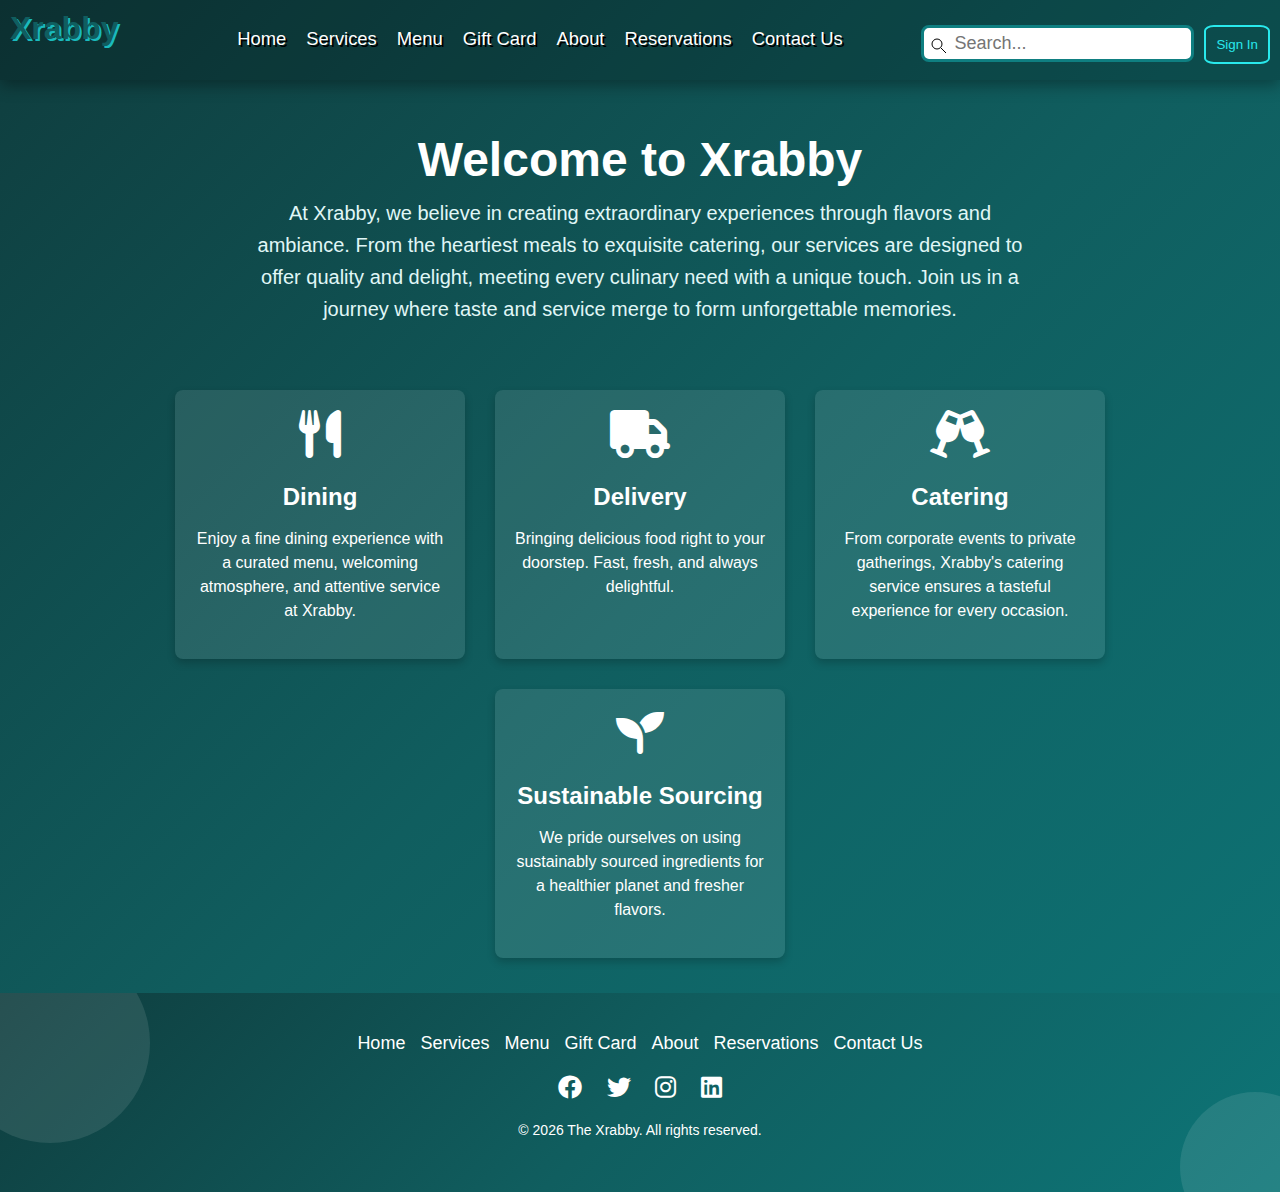
<file: About/about.html>
<!DOCTYPE html>
<html lang="en">
<head>
    <meta charset="UTF-8">
    <meta name="viewport" content="width=device-width, initial-scale=1.0">
    <title>About Us - Xrabby</title>
    <link rel="stylesheet" href="https://cdnjs.cloudflare.com/ajax/libs/font-awesome/6.0.0-beta3/css/all.min.css">
    <style>
 /* header........................ */

nav{
    height: 80px;
    display: flex;
    justify-content: space-between;
    font-size: 1.15rem;
    color: white;
    text-shadow: 2px 2px black;
    position: relative;
    background-color: rgba(0, 0, 0, 0.2);
    box-shadow: rgba(0, 0, 0, 0.35) 0px 5px 15px;
   
}
.left-nav{
    padding: 10px !important;
    color:#105e5f;
    font-weight: bold;
    text-shadow: 2px 2px #1ababd;
    font-size: 2rem !important;
}
.center-nav ul{
 display: flex;    
}

.center-nav ul li{
    list-style: none;
    padding: 10px;
}
.center-nav ul li a{
   text-decoration: none;
   color: white;
}
.center-nav ul li a:hover{
    text-decoration: underline;
}
.right-nav{
    padding: 10px;
    display: flex;
    margin-top: 15px;
}

.search-container {  
    position: relative;  
    
}  

.search-input {  
    padding: 5px;
    padding-left: 30px; 
    border-radius: 8px;
    border:3px solid #0f7f81; 
    font-size: large;  
}  

.search-icon {  
    position: absolute;  
    left: 10px;  
    top: 47%;  
    transform: translateY(-50%);
}
.right-nav button{
    margin-left: 10px;
}

.btn{
    padding: 10px;
    border-radius: 15%;
    margin-left: 10px;
    color: #29e9ec;
    background:var(--main-bg-color);
    border: 2px solid;
}

.hamburger-icon {
    display: none;
    position: absolute;
    top: 25px;
    right: 15px;
    font-size: 2rem;
    color: white;
    cursor: pointer;
    z-index: 1001;  
}

@media (max-width: 768px) {
    .center-nav,
    .right-nav {
        display: none;
        position: absolute;
        top: 80px;
        right: 0;
        width: 100%;
        background-color: rgba(0, 0, 0, 0.9);
        flex-direction: column;
        align-items: center;
        padding: 20px;
        z-index: 1000;
    }
    .btn{
        display: none;
    }
    input{
        display: none;
    }
    .center-nav ul {
        flex-direction: column;
        gap: 15px;
    }

    .hamburger-icon {
        display: block;
    }

    .center-nav.active,
    .right-nav.active {
        display: flex;
    }
}
        body {
            font-family: Arial, sans-serif;
            background: linear-gradient(135deg, #0f3d3e, #105e5f, #0d7577);
            color: #ffffff;
            margin: 0;
            padding: 0;
            overflow-x: hidden;
        }

        .container {
            max-width: 1200px;
            margin: 0 auto;
            padding: 20px;
            text-align: center;
        }

        .about-intro {
            animation: fadeIn 2s ease-in-out;
        }

        .about-intro h1 {
            font-size: 3rem;
            font-weight: bold;
            margin-bottom: 10px;
        }

        .about-intro p {
            font-size: 1.25rem;
            line-height: 1.6;
            max-width: 800px;
            margin: 0 auto;
            color: #e0f7f7;
        }

        .services {
            display: flex;
            flex-wrap: wrap;
            justify-content: center;
            margin-top: 50px;
        }

        .service-card {
            background: rgba(255, 255, 255, 0.1);
            border-radius: 8px;
            padding: 20px;
            width: 250px;
            margin: 15px;
            box-shadow: 0 4px 8px rgba(0, 0, 0, 0.2);
            transition: transform 0.3s ease, background 0.3s ease;
            color: #ffffff;
        }

        .service-card:hover {
            transform: scale(1.05);
            background: rgba(255, 255, 255, 0.2);
        }

        .service-icon {
            font-size: 3rem;
            color: #ffffff;
            margin-bottom: 15px;
            animation: popIn 1.5s infinite;
        }

        .service-title {
            font-size: 1.5rem;
            font-weight: bold;
            margin: 10px 0;
        }

        .service-description {
            font-size: 1rem;
            line-height: 1.5;
        }

        /* Animation */
        @keyframes fadeIn {
            from {
                opacity: 0;
            }
            to {
                opacity: 1;
            }
        }

        @keyframes popIn {
            0%, 100% {
                transform: scale(1);
            }
            50% {
                transform: scale(1.1);
            }
        }

    
  /* footer......................... */

.footer {
    background-image: linear-gradient(135deg, #0f3d3e, #105e5f, #0d7577);
    color: white;
    padding: 40px 0;
    text-align: center;
    position: relative;
    overflow: hidden;
  }
  .quick-links {
    list-style-type: none;
    padding: 0;
    margin: 0 0 20px;
    display: flex;
    justify-content: center;
    gap: 15px;
  }
  
  .quick-links li a {
    color: white;
    text-decoration: none;
    font-size: 18px;
    transition: color 0.3s ease;
  }
  
  .quick-links li a:hover {
    color: #a1f0ec;
  }
  
  .social-icons a {
    margin: 0 10px;
    font-size: 24px;
    color: white;
    transition: transform 0.3s ease;
  }
  .slogan {
    font-size: 22px;
    font-weight: 500;
    margin: 10px 0 20px;
    color: #a1f0ec;
    font-style: italic;
    animation: fadeIn 2s ease-in-out;
  }
  
  .social-icons a:hover {
    transform: scale(1.2);
    color: #053b3b;
  }
 
  .copyright {
    margin-top: 20px;
    font-size: 14px;
  }
  
  .footer::before {
    content: "";
    position: absolute;
    top: -50px;
    left: -50px;
    width: 200px;
    height: 200px;
    background: rgba(255, 255, 255, 0.1);
    border-radius: 50%;
    animation: float 6s ease-in-out infinite;
  }
  
  .footer::after {
    content: "";
    position: absolute;
    bottom: -50px;
    right: -50px;
    width: 150px;
    height: 150px;
    background: rgba(255, 255, 255, 0.1);
    border-radius: 50%;
    animation: float 8s ease-in-out infinite;
  }

  @keyframes float {
    0%, 100% {
      transform: translateY(0);
    }
    50% {
      transform: translateY(-20px);
    }
  }

  @media (max-width: 480px) {
    .quick-links li a {
      font-size: 16px;
    }
    .quick-links {
    flex-direction: column;
    align-items: center;
  }
    .social-icons a {
      font-size: 20px;
    }
  
    .btn {
      font-size: 0.9rem;
      padding: 8px;
    }
  }
 
  @media (max-width: 400px) {
    .footer::before,
    .footer::after {
      width: 100px;
      height: 100px;
    }
  }
      
    </style>
</head>
<body>
    <header>
        <nav>
          <div class="left-nav">Xrabby</div>
          <div class="center-nav">
            <ul>
              <li><a href="../index.html">Home</a></li>
              <li><a href="../Services-file/services.html">Services</a></li>
              <li><a href="../Menu/menu.html">Menu</a></li>
              <li><a href="../Gift-Card/giftCard.html">Gift Card</a></li>
              <li><a href="../About/about.html">About</a></li>
              <li><a href="../Reservations/reservation.html">Reservations</a></li>
              <li><a href="../Contact/contact.html">Contact Us</a></li>
            </ul>
          </div>
          <div class="right-nav">
            <div class="search-container">
              <input type="text" class="search-input" placeholder="Search..." />
              <svg class="search-icon" width="16" height="16" aria-hidden="true">
                <circle
                  cx="6"
                  cy="6"
                  r="5"
                  stroke="black"
                  stroke-width="1"
                  fill="none"
                />
                <line x1="10" y1="10" x2="15" y2="15" stroke="black" />
              </svg>
            </div>
            <div><button class="btn">Sign In</button></div>
          </div>
        </nav>
      </header>
    <div class="container">
       
        <section class="about-intro">
            <h1>Welcome to Xrabby</h1>
            <p>At Xrabby, we believe in creating extraordinary experiences through flavors and ambiance. From the heartiest meals to exquisite catering, our services are designed to offer quality and delight, meeting every culinary need with a unique touch. Join us in a journey where taste and service merge to form unforgettable memories.</p>
        </section>

        
        <section class="services">
            <div class="service-card">
                <i class="fas fa-utensils service-icon"></i>
                <h2 class="service-title">Dining</h2>
                <p class="service-description">Enjoy a fine dining experience with a curated menu, welcoming atmosphere, and attentive service at Xrabby.</p>
            </div>
            <div class="service-card">
                <i class="fas fa-truck service-icon"></i>
                <h2 class="service-title">Delivery</h2>
                <p class="service-description">Bringing delicious food right to your doorstep. Fast, fresh, and always delightful.</p>
            </div>
            <div class="service-card">
                <i class="fas fa-glass-cheers service-icon"></i>
                <h2 class="service-title">Catering</h2>
                <p class="service-description">From corporate events to private gatherings, Xrabby's catering service ensures a tasteful experience for every occasion.</p>
            </div>
            <div class="service-card">
                <i class="fas fa-seedling service-icon"></i>
                <h2 class="service-title">Sustainable Sourcing</h2>
                <p class="service-description">We pride ourselves on using sustainably sourced ingredients for a healthier planet and fresher flavors.</p>
            </div>
        </section>
    </div>
       
  <footer class="footer">
    <div class="footer-container">
     
      <ul class="quick-links">
        <li><a href="../index.html">Home</a></li>
              <li><a href="../Services-file/services.html">Services</a></li>
              <li><a href="../Menu/menu.html">Menu</a></li>
              <li><a href="../Gift-Card/giftCard.html">Gift Card</a></li>
              <li><a href="../About/about.html">About</a></li>
              <li><a href="../Reservations/reservation.html">Reservations</a></li>
              <li><a href="../Contact/contact.html">Contact Us</a></li>
      </ul>
     
      <div class="social-icons">
        <a href="#"><i class="fab fa-facebook"></i></a>
        <a href="#"><i class="fab fa-twitter"></i></a>
        <a href="#"><i class="fab fa-instagram"></i></a>
        <a href="#"><i class="fab fa-linkedin"></i></a>
      </div>

      <p class="copyright">
        &copy; <span id="year"></span> The Xrabby.  All rights reserved.
      </p>
    </div>
  </footer>
  <script>
    const hamburger = document.createElement('div');
hamburger.className = 'hamburger-icon';
hamburger.innerHTML = '☰';  
document.querySelector('nav').appendChild(hamburger);


const centerNav = document.querySelector('.center-nav');
const rightNav = document.querySelector('.right-nav');

hamburger.addEventListener('click', () => {
  centerNav.classList.toggle('active');
  rightNav.classList.toggle('active');
});
//   footer
const yearElement = document.getElementById("year");
const currentYear = new Date().getFullYear();
yearElement.textContent = currentYear;
  </script>
</body>
</html>
</file>
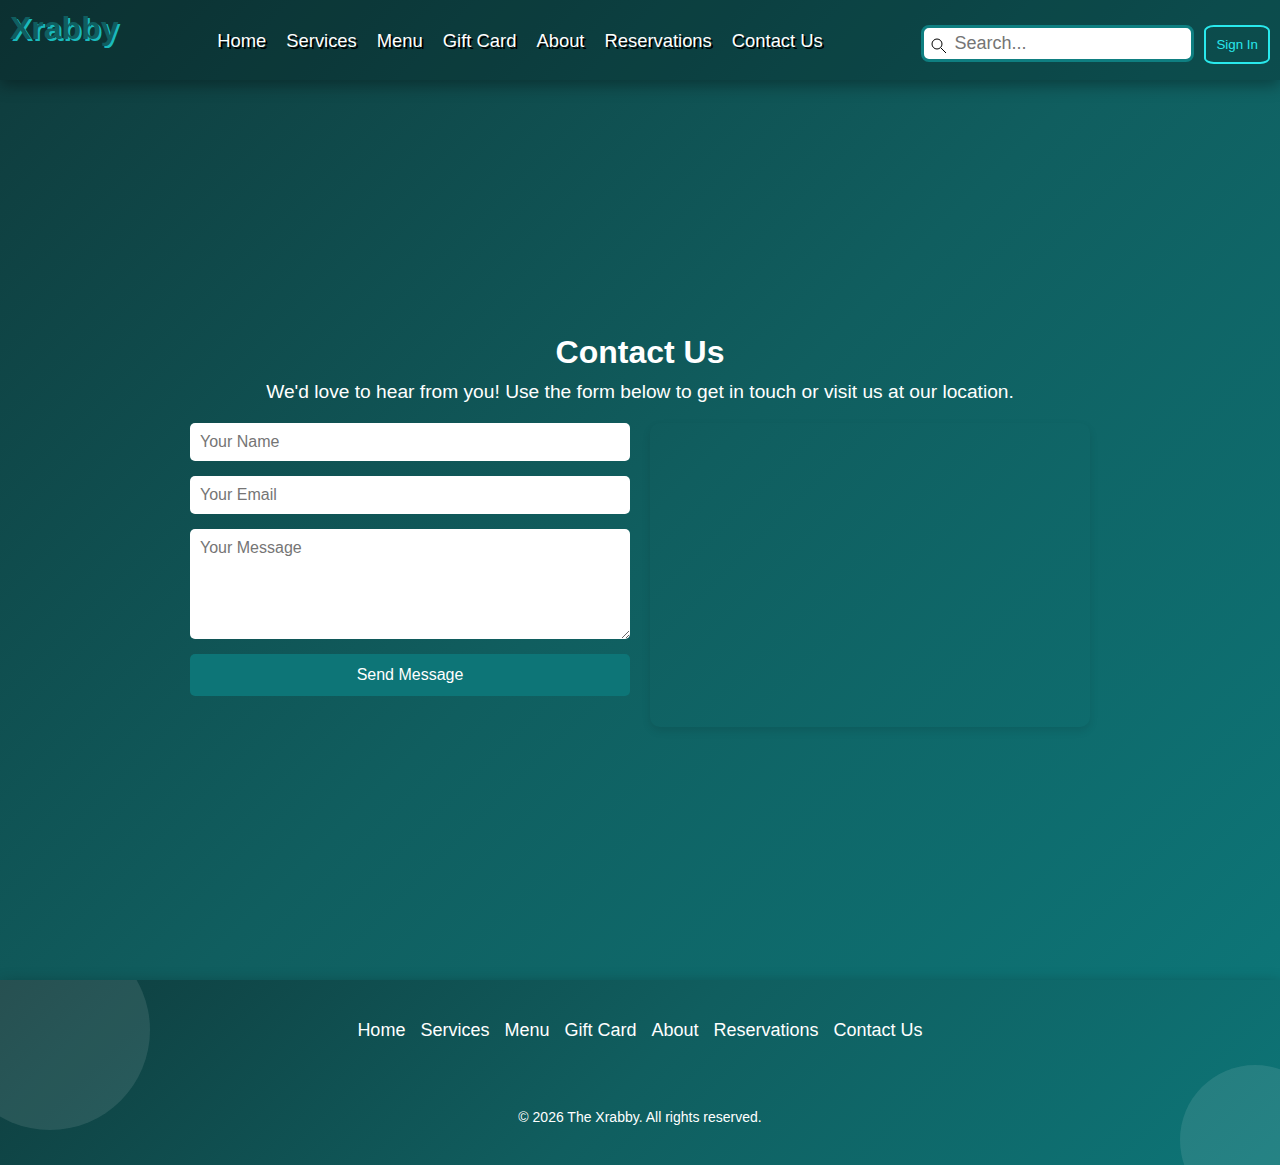
<file: Contact/contact.html>
<!DOCTYPE html>
<html lang="en">
<head>
  <meta charset="UTF-8">
  <meta name="viewport" content="width=device-width, initial-scale=1.0">
  <title>Contact Us - Xrabby</title>
  <link rel="stylesheet" href="contact.css">
</head>
<body>
    <header>
        <nav>
          <div class="left-nav">Xrabby</div>
          <div class="center-nav">
            <ul>
                <li><a href="../index.html">Home</a></li>
                <li><a href="../Services-file/services.html">Services</a></li>
                <li><a href="../Menu/menu.html">Menu</a></li>
                <li><a href="../Gift-Card/giftCard.html">Gift Card</a></li>
                <li><a href="../About/about.html">About</a></li>
                <li><a href="../Reservations/reservation.html">Reservations</a></li>
                <li><a href="../Contact/contact.html">Contact Us</a></li>
            </ul>
          </div>
          <div class="right-nav">
            <div class="search-container">
              <input type="text" class="search-input" placeholder="Search..." />
              <svg class="search-icon" width="16" height="16" aria-hidden="true">
                <circle
                  cx="6"
                  cy="6"
                  r="5"
                  stroke="black"
                  stroke-width="1"
                  fill="none"
                />
                <line x1="10" y1="10" x2="15" y2="15" stroke="black" />
              </svg>
            </div>
            <div><button class="btn">Sign In</button></div>
          </div>
        </nav>
      </header>
  <div class="contact-container">
    <h2>Contact Us</h2>
    <p>We'd love to hear from you! Use the form below to get in touch or visit us at our location.</p>

    <div class="form-map-container">
      <form id="contact-form">
        <input type="text" name="name" placeholder="Your Name" required>
        <input type="email" name="email" placeholder="Your Email" required>
        <textarea name="message" rows="5" placeholder="Your Message" required></textarea>
        <button type="submit">Send Message</button>
        <p class="status-message" id="status-message"></p>
      </form>

      <div class="map-container">
        <iframe 
          src="https://www.google.com/maps/embed?pb=!1m18!1m12!1m3!1d3153.8361203963417!2d-122.41941558421589!3d37.77492977975857!2m3!1f0!2f0!3f0!3m2!1i1024!2i768!4f13.1!3m3!1m2!1s0x8085809c2e8709b5%3A0x34e2c06b2a408c7e!2sSan%20Francisco%2C%20CA!5e0!3m2!1sen!2sus!4v1606161713648!5m2!1sen!2sus"
          width="100%" height="300" style="border:0;" allowfullscreen="" loading="lazy"></iframe>
      </div>
    </div>
  </div>
  <footer class="footer">
    <div class="footer-container">
     
      <ul class="quick-links">
        <li><a href="../index.html">Home</a></li>
        <li><a href="../Services-file/services.html">Services</a></li>
        <li><a href="../Menu/menu.html">Menu</a></li>
        <li><a href="../Gift-Card/giftCard.html">Gift Card</a></li>
        <li><a href="../About/about.html">About</a></li>
        <li><a href="../Reservations/reservation.html">Reservations</a></li>
        <li><a href="../Contact/contact.html">Contact Us</a></li>
      </ul>
     
      <div class="social-icons">
        <a href="#"><i class="fab fa-facebook"></i></a>
        <a href="#"><i class="fab fa-twitter"></i></a>
        <a href="#"><i class="fab fa-instagram"></i></a>
        <a href="#"><i class="fab fa-linkedin"></i></a>
      </div>

      <p class="copyright">
        &copy; <span id="year"></span> The Xrabby.  All rights reserved.
      </p>
    </div>
  </footer>
  <script src="contact.js"></script>

</body>
</html>
</file>
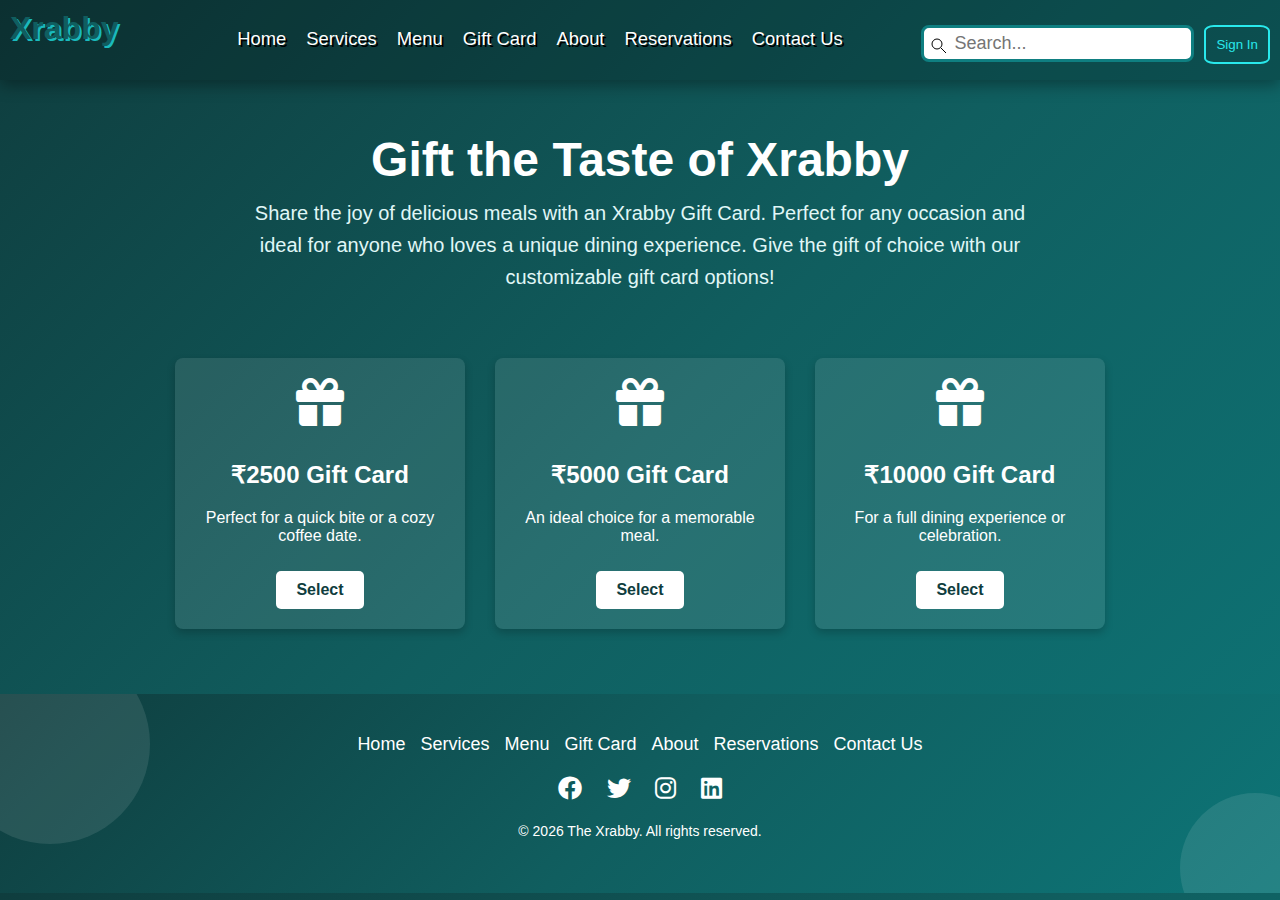
<file: Gift-Card/giftCard.html>
<!DOCTYPE html>
<html lang="en">
<head>
    <meta charset="UTF-8">
    <meta name="viewport" content="width=device-width, initial-scale=1.0">
    <title>Gift Card - Xrabby</title>
    <link rel="stylesheet" href="https://cdnjs.cloudflare.com/ajax/libs/font-awesome/6.0.0-beta3/css/all.min.css">
    <link rel="stylesheet" href="giftCard.css">
</head>
<body>
    <header>
        <nav>
          <div class="left-nav">Xrabby</div>
          <div class="center-nav">
            <ul>
              <li><a href="../index.html">Home</a></li>
              <li><a href="../Services-file/services.html">Services</a></li>
              <li><a href="../Menu/menu.html">Menu</a></li>
              <li><a href="../Gift-Card/giftCard.html">Gift Card</a></li>
              <li><a href="../About/about.html">About</a></li>
              <li><a href="../Reservations/reservation.html">Reservations</a></li>
              <li><a href="../Contact/contact.html">Contact Us</a></li>
            </ul>
          </div>
          <div class="right-nav">
            <div class="search-container">
              <input type="text" class="search-input" placeholder="Search..." />
              <svg class="search-icon" width="16" height="16" aria-hidden="true">
                <circle
                  cx="6"
                  cy="6"
                  r="5"
                  stroke="black"
                  stroke-width="1"
                  fill="none"
                />
                <line x1="10" y1="10" x2="15" y2="15" stroke="black" />
              </svg>
            </div>
            <div><button class="btn">Sign In</button></div>
          </div>
        </nav>
      </header>
    <div class="container">
        
        <section class="gift-card-intro">
            <h1>Gift the Taste of Xrabby</h1>
            <p>Share the joy of delicious meals with an Xrabby Gift Card. Perfect for any occasion and ideal for anyone who loves a unique dining experience. Give the gift of choice with our customizable gift card options!</p>
        </section>

      
        <section class="gift-card-options">
            <div class="card">
                <i class="fas fa-gift card-icon"></i>
                <h2>₹2500 Gift Card</h2>
                <p>Perfect for a quick bite or a cozy coffee date.</p>
                <button class="card-button" onclick="selectCard(2500)">Select</button>
            </div>
            <div class="card">
                <i class="fas fa-gift card-icon"></i>
                <h2>₹5000 Gift Card</h2>
                <p>An ideal choice for a memorable meal.</p>
                <button class="card-button" onclick="selectCard(5000)">Select</button>
            </div>
            <div class="card">
                <i class="fas fa-gift card-icon"></i>
                <h2>₹10000 Gift Card</h2>
                <p>For a full dining experience or celebration.</p>
                <button class="card-button" onclick="selectCard(10000)">Select</button>
            </div>
        </section>

       
        <section class="selection-message" id="selectionMessage">
            <p id="selectedText"></p>
        </section>
    </div>
    <footer class="footer">
        <div class="footer-container">
         
          <ul class="quick-links">
            <li><a href="../index.html">Home</a></li>
              <li><a href="../Services-file/services.html">Services</a></li>
              <li><a href="../Menu/menu.html">Menu</a></li>
              <li><a href="../Gift-Card/giftCard.html">Gift Card</a></li>
              <li><a href="../About/about.html">About</a></li>
              <li><a href="../Reservations/reservation.html">Reservations</a></li>
              <li><a href="../Contact/contact.html">Contact Us</a></li>
          </ul>
         
          <div class="social-icons">
            <a href="#"><i class="fab fa-facebook"></i></a>
            <a href="#"><i class="fab fa-twitter"></i></a>
            <a href="#"><i class="fab fa-instagram"></i></a>
            <a href="#"><i class="fab fa-linkedin"></i></a>
          </div>
    
          <p class="copyright">
            &copy; <span id="year"></span> The Xrabby.  All rights reserved.
          </p>
        </div>
      </footer>
    <script src="giftCard.js"></script>
</body>
</html>
</file>
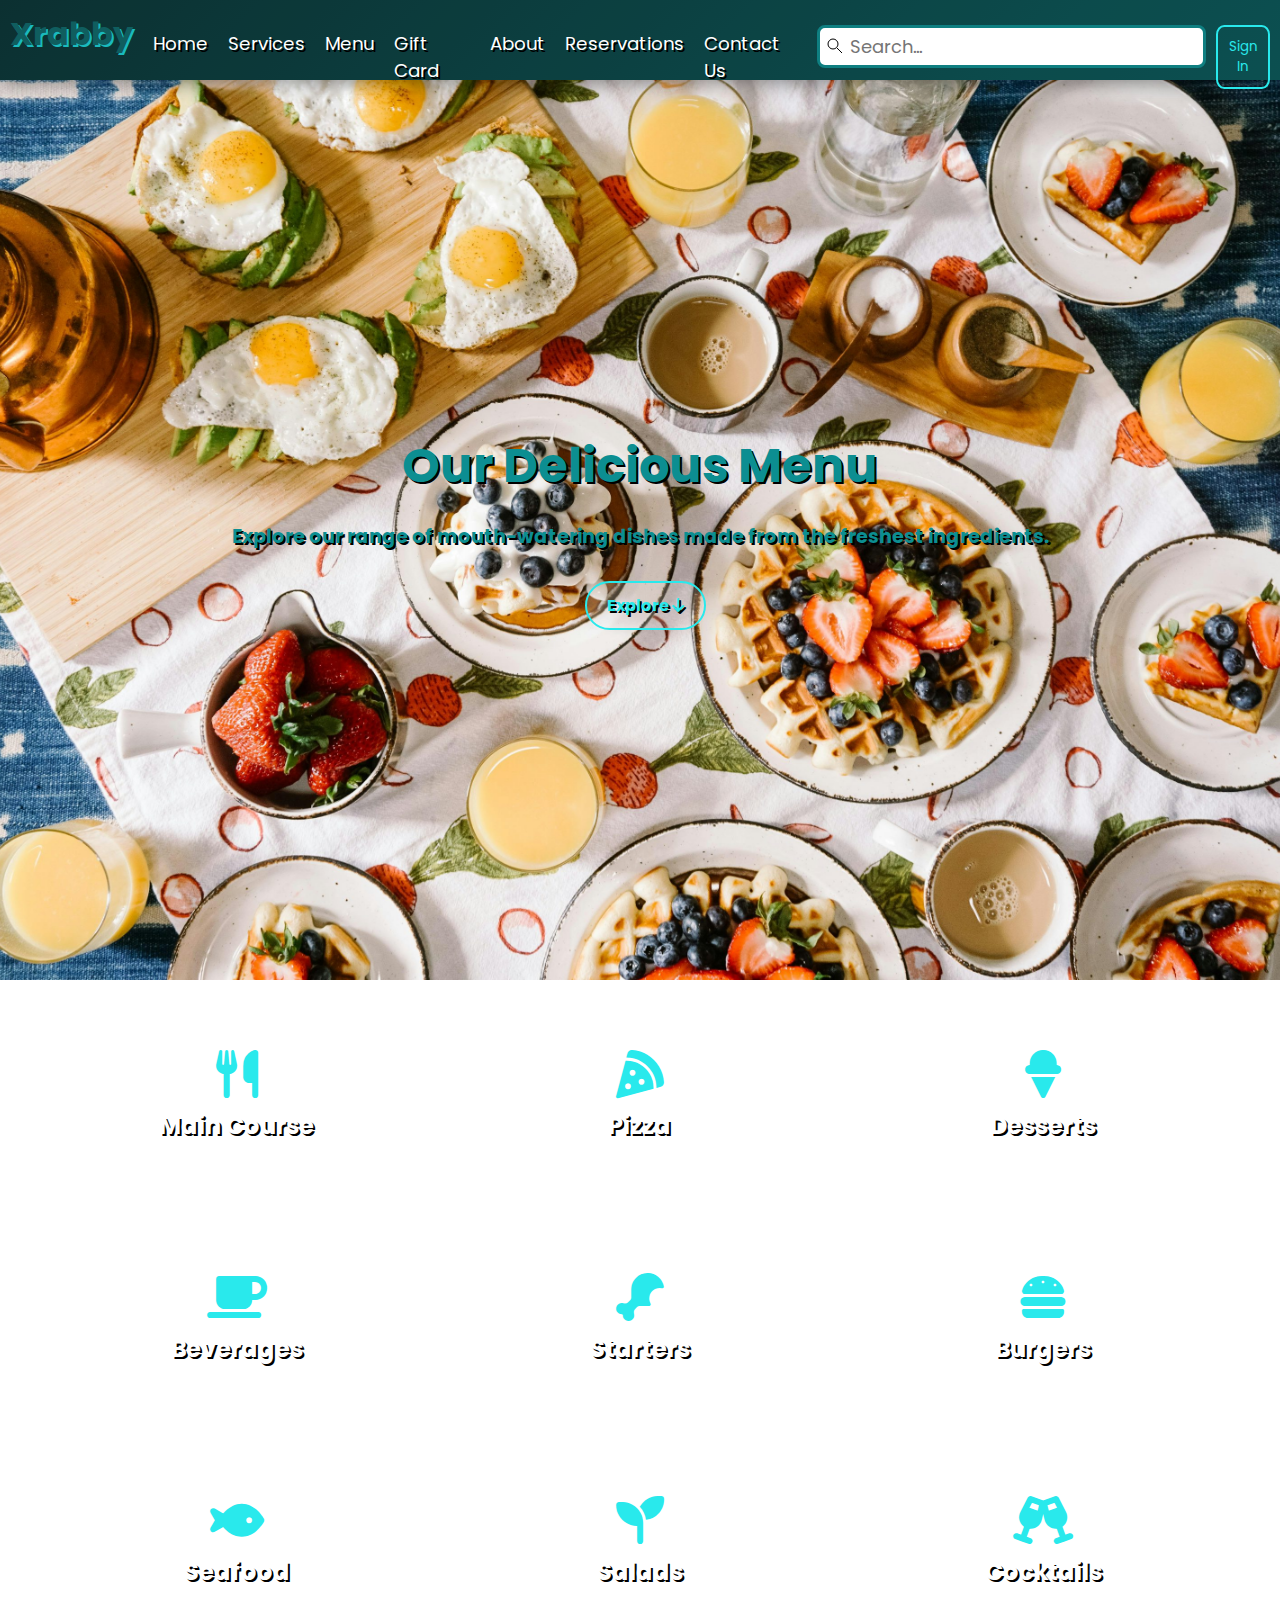
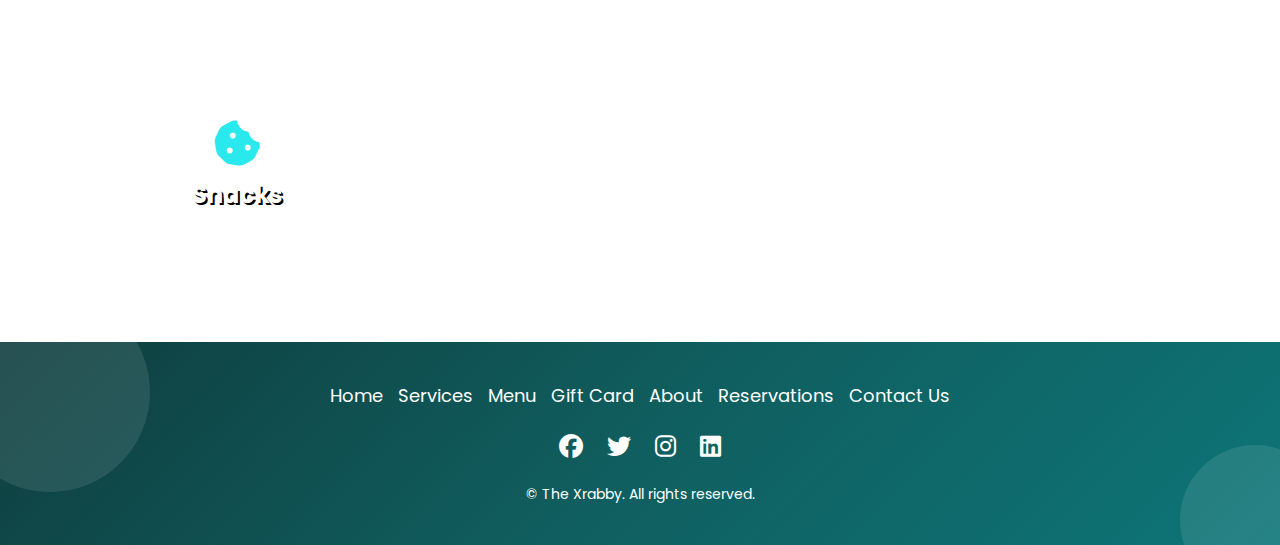
<file: Menu/menu.html>
<!DOCTYPE html>
<html lang="en">
<head>
  <meta charset="UTF-8" />
  <meta name="viewport" content="width=device-width, initial-scale=1.0" />
  <title>Xrabby Restaurant - Menu</title>

  <link rel="stylesheet" href="menu.css" />
  <link href="https://cdnjs.cloudflare.com/ajax/libs/font-awesome/6.5.0/css/all.min.css" rel="stylesheet">
</head>
<body>
    <header>
        <nav>
          <div class="left-nav">Xrabby</div>
          <div class="center-nav">
            <ul>
              <li><a href="../index.html">Home</a></li>
              <li><a href="../Services-file/services.html">Services</a></li>
              <li><a href="../Menu/menu.html">Menu</a></li>
              <li><a href="../Gift-Card/giftCard.html">Gift Card</a></li>
              <li><a href="../About/about.html">About</a></li>
              <li><a href="../Reservations/reservation.html">Reservations</a></li>
              <li><a href="../Contact/contact.html">Contact Us</a></li>
            </ul>
          </div>
          <div class="right-nav">
            <div class="search-container">
              <input type="text" class="search-input" placeholder="Search..." />
              <svg class="search-icon" width="16" height="16" aria-hidden="true">
                <circle
                  cx="6"
                  cy="6"
                  r="5"
                  stroke="black"
                  stroke-width="1"
                  fill="none"
                />
                <line x1="10" y1="10" x2="15" y2="15" stroke="black" />
              </svg>
            </div>
            <div><button class="btn">Sign In</button></div>
          </div>
        </nav>
      </header>
    <section class="menu-intro">
        <h1>Our Delicious Menu</h1>
        <p>Explore our range of mouth-watering dishes made from the freshest ingredients.</p>
        <a href="#categories" class="explore-btn btn">Explore <i class="fas fa-arrow-down"></i></a>
    </section>
    
      <section id="categories" class="menu-categories">
       
        <div class="menu-card">
          <i class="fas fa-utensils"></i>
          <h2>Main Course</h2>
          <p>A delightful selection of signature dishes to please your palate.</p>
        </div>
    
        <div class="menu-card">
          <i class="fas fa-pizza-slice"></i>
          <h2>Pizza</h2>
          <p>Freshly baked pizzas with your favorite toppings and cheese.</p>
        </div>
    
        <div class="menu-card">
          <i class="fas fa-ice-cream"></i>
          <h2>Desserts</h2>
          <p>Indulge in sweet treats that will melt in your mouth.</p>
        </div>
    
        <div class="menu-card">
          <i class="fas fa-coffee"></i>
          <h2>Beverages</h2>
          <p>From refreshing mocktails to classic coffees, we have it all.</p>
        </div>
    
        <div class="menu-card">
          <i class="fas fa-drumstick-bite"></i>
          <h2>Starters</h2>
          <p>Crispy and flavorful appetizers to start your meal just right.</p>
        </div>
    
        <div class="menu-card">
          <i class="fas fa-hamburger"></i>
          <h2>Burgers</h2>
          <p>Juicy burgers loaded with fresh ingredients and sauces.</p>
        </div>
    
        <div class="menu-card">
          <i class="fas fa-fish"></i>
          <h2>Seafood</h2>
          <p>Exquisite seafood dishes straight from the ocean to your plate.</p>
        </div>
    
        <div class="menu-card">
          <i class="fas fa-seedling"></i>
          <h2>Salads</h2>
          <p>Healthy salads with a perfect balance of flavors and nutrition.</p>
        </div>
    
        <div class="menu-card">
          <i class="fas fa-glass-cheers"></i>
          <h2>Cocktails</h2>
          <p>A mix of classic and exotic cocktails to lift your spirits.</p>
        </div>
    
        <div class="menu-card">
          <i class="fas fa-cookie-bite"></i>
          <h2>Snacks</h2>
          <p>Quick bites to satisfy your hunger at any time of the day.</p>
        </div>
      </section>

      <div class="back-to-top">
        <a href="#top"><i class="fas fa-chevron-up"></i></a>
      </div>
    
   
      <footer class="footer">
        <div class="footer-container">
         
          <ul class="quick-links">
            <li><a href="../index.html">Home</a></li>
              <li><a href="../Services-file/services.html">Services</a></li>
              <li><a href="../Menu/menu.html">Menu</a></li>
              <li><a href="../Gift-Card/giftCard.html">Gift Card</a></li>
              <li><a href="../About/about.html">About</a></li>
              <li><a href="../Reservations/reservation.html">Reservations</a></li>
              <li><a href="../Contact/contact.html">Contact Us</a></li>
          </ul>
         
          <div class="social-icons">
            <a href="#"><i class="fab fa-facebook"></i></a>
            <a href="#"><i class="fab fa-twitter"></i></a>
            <a href="#"><i class="fab fa-instagram"></i></a>
            <a href="#"><i class="fab fa-linkedin"></i></a>
          </div>
    
          <p class="copyright">
            &copy; <span id="year"></span> The Xrabby.  All rights reserved.
          </p>
        </div>
      </footer>
  
  <script src="script.js"></script>
</body>
</html>
</file>
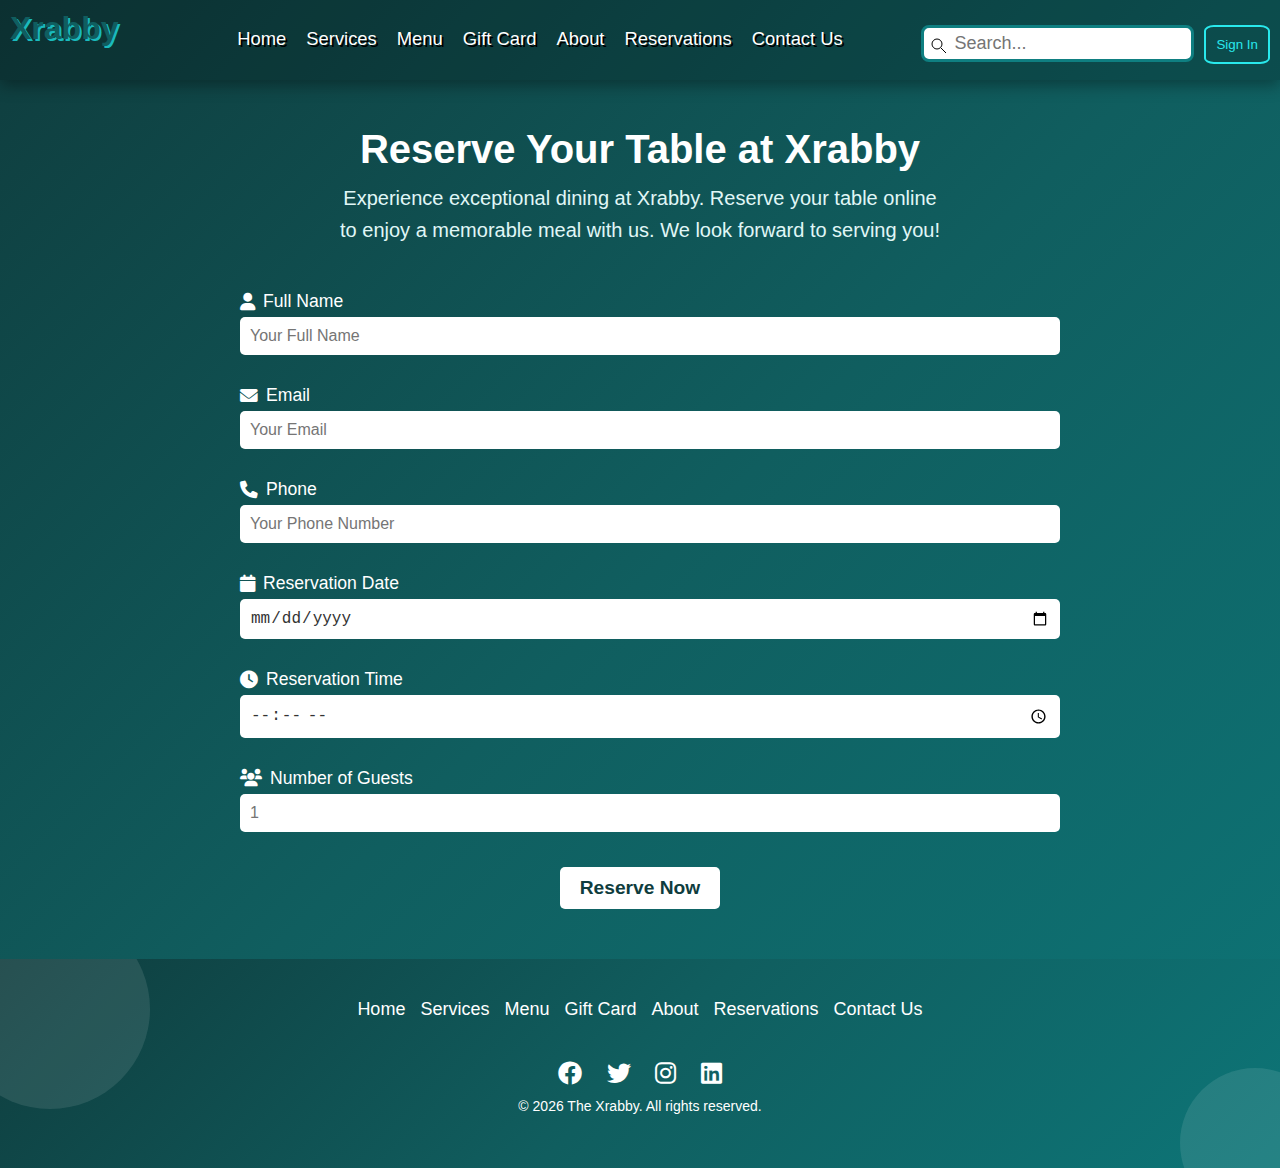
<file: Reservations/reservation.html>
<!DOCTYPE html>
<html lang="en">
<head>
    <meta charset="UTF-8">
    <meta name="viewport" content="width=device-width, initial-scale=1.0">
    <title>Reservations - Xrabby</title>
    <link rel="stylesheet" href="https://cdnjs.cloudflare.com/ajax/libs/font-awesome/6.0.0-beta3/css/all.min.css">
    <link rel="stylesheet" href="reservation.css">
</head>
<body>
    <header>
        <nav>
          <div class="left-nav">Xrabby</div>
          <div class="center-nav">
            <ul>
              <li><a href="../index.html">Home</a></li>
              <li><a href="../Services-file/services.html">Services</a></li>
              <li><a href="../Menu/menu.html">Menu</a></li>
              <li><a href="../Gift-Card/giftCard.html">Gift Card</a></li>
              <li><a href="../About/about.html">About</a></li>
              <li><a href="../Reservations/reservation.html">Reservations</a></li>
              <li><a href="../Contact/contact.html">Contact Us</a></li>
            </ul>
          </div>
          <div class="right-nav">
            <div class="search-container">
              <input type="text" class="search-input" placeholder="Search..." />
              <svg class="search-icon" width="16" height="16" aria-hidden="true">
                <circle
                  cx="6"
                  cy="6"
                  r="5"
                  stroke="black"
                  stroke-width="1"
                  fill="none"
                />
                <line x1="10" y1="10" x2="15" y2="15" stroke="black" />
              </svg>
            </div>
            <div><button class="btn">Sign In</button></div>
          </div>
        </nav>
      </header>
    <div class="container">
       
        <section class="reservation-intro">
            <h1>Reserve Your Table at Xrabby</h1>
            <p>Experience exceptional dining at Xrabby. Reserve your table online to enjoy a memorable meal with us. We look forward to serving you!</p>
        </section>

       
        <section class="reservation-form-section">
            <form class="reservation-form" id="reservationForm">
                <div class="form-group">
                    <label for="name"><i class="fas fa-user"></i> Full Name</label>
                    <input type="text" id="name" placeholder="Your Full Name" required>
                </div>
                <div class="form-group">
                    <label for="email"><i class="fas fa-envelope"></i> Email</label>
                    <input type="email" id="email" placeholder="Your Email" required>
                </div>
                <div class="form-group">
                    <label for="phone"><i class="fas fa-phone"></i> Phone</label>
                    <input type="tel" id="phone" placeholder="Your Phone Number" required>
                </div>
                <div class="form-group">
                    <label for="date"><i class="fas fa-calendar"></i> Reservation Date</label>
                    <input type="date" id="date" required>
                </div>
                <div class="form-group">
                    <label for="time"><i class="fas fa-clock"></i> Reservation Time</label>
                    <input type="time" id="time" required>
                </div>
                <div class="form-group">
                    <label for="guests"><i class="fas fa-users"></i> Number of Guests</label>
                    <input type="number" id="guests" min="1" max="20" placeholder="1" required>
                </div>
                <button type="button" class="submit-button" onclick="submitReservation()">Reserve Now</button>
            </form>
        </section>

        
        <section class="confirmation-message" id="confirmationMessage">
            <p id="confirmText"></p>
        </section>
    </div>
    <footer class="footer">
        <div class="footer-container">
         
          <ul class="quick-links">
            <li><a href="../index.html">Home</a></li>
              <li><a href="../Services-file/services.html">Services</a></li>
              <li><a href="../Menu/menu.html">Menu</a></li>
              <li><a href="../Gift-Card/giftCard.html">Gift Card</a></li>
              <li><a href="../About/about.html">About</a></li>
              <li><a href="../Reservations/reservation.html">Reservations</a></li>
              <li><a href="../Contact/contact.html">Contact Us</a></li>
          </ul>
         
          <div class="social-icons">
            <a href="#"><i class="fab fa-facebook"></i></a>
            <a href="#"><i class="fab fa-twitter"></i></a>
            <a href="#"><i class="fab fa-instagram"></i></a>
            <a href="#"><i class="fab fa-linkedin"></i></a>
          </div>
    
          <p class="copyright">
            &copy; <span id="year"></span> The Xrabby.  All rights reserved.
          </p>
        </div>
      </footer>

    <script src="reservation.js"></script>
</body>
</html>
</file>
<file: Contact/contact.css>
* {
    margin: 0;
    padding: 0;
    box-sizing: border-box;
    font-family: Arial, sans-serif;
  }
  body{
    background: linear-gradient(135deg, #0f3d3e, #105e5f, #0d7577);
  }
  /* header............ */
  

  nav{
    height: 80px;
    display: flex;
    justify-content: space-between;
    font-size: 1.15rem;
    color: white;
    text-shadow: 2px 2px black;
    position: relative;
    background-color: rgba(0, 0, 0, 0.2);
    box-shadow: rgba(0, 0, 0, 0.35) 0px 5px 15px;
   
}
.left-nav{
    padding: 10px !important;
    color:#105e5f;
    font-weight: bold;
    text-shadow: 2px 2px #1ababd;
    font-size: 2rem !important;
}
.center-nav ul{
 display: flex;    
}
.center-nav{
    margin-top: 20px;
}
.center-nav ul li{
    list-style: none;
    padding: 10px;
}
.center-nav ul li a{
   text-decoration: none;
   color: white;
}
.center-nav ul li a:hover{
    text-decoration: underline;
}
.right-nav{
    padding: 10px;
    display: flex;
    margin-top: 15px;
}

.search-container {  
    position: relative;  
    
}  

.search-input {  
    padding: 5px;
    padding-left: 30px; 
    border-radius: 8px;
    border:3px solid #0f7f81;  
    font-size: large; 
}  

.search-icon {  
    position: absolute;  
    left: 10px;  
    top: 47%;  
    transform: translateY(-50%);
}
.right-nav button{
    margin-left: 10px;
}

.btn{
    padding: 10px;
    border-radius: 15%;
    margin-left: 10px;
    color: #29e9ec;
    background:var(--main-bg-color);
    border: 2px solid;
}

nav {
  position: relative;
}


.hamburger-icon {
  display: none;
  position: absolute;
  top: 25px;
  right: 15px;
  font-size: 2rem;
  color: white;
  cursor: pointer;
  z-index: 1001;  
}

@media (max-width: 768px) {
  .center-nav,
  .right-nav {
      display: none;
      position: absolute;
      top: 80px;
      right: 0;
      width: 100%;
      background-color: rgba(0, 0, 0, 0.9);
      flex-direction: column;
      align-items: center;
      padding: 20px;
      z-index: 1000;
  }
  .btn{
      display: none;
  }
  input{
      display: none;
  }
  .center-nav ul {
      flex-direction: column;
      gap: 15px;
  }

  .hamburger-icon {
      display: block;
  }

  .center-nav.active,
  .right-nav.active {
      display: flex;
  }
}
/* contact con............... */
  .contact-container {
    background: linear-gradient(135deg, #0f3d3e, #105e5f, #0d7577);
    color: white;
    min-height: 100vh;
    display: flex;
    flex-direction: column;
    align-items: center;
    justify-content: center;
    padding: 20px;
    text-align: center;
  }
  
  .contact-container h2 {
    margin-bottom: 10px;
    font-size: 2rem;
  }
  
  .contact-container p {
    margin-bottom: 20px;
    font-size: 1.2rem;
  }
  
  .form-map-container {
    display: flex;
    justify-content: space-between;
    width: 80%;
    max-width: 900px;
    gap: 20px;
  }
  
  #contact-form {
    flex: 1;
    display: flex;
    flex-direction: column;
  }
  
  #contact-form input, 
  #contact-form textarea {
    margin-bottom: 15px;
    padding: 10px;
    border: none;
    border-radius: 5px;
    font-size: 1rem;
  }
  
  #contact-form button {
    padding: 12px;
    background-color: #0d7577;
    color: white;
    border: none;
    border-radius: 5px;
    cursor: pointer;
    font-size: 1rem;
    transition: background-color 0.3s;
  }
  
  #contact-form button:hover {
    background-color: #105e5f;
  }
  
  .status-message {
    margin-top: 10px;
    font-size: 0.9rem;
    color: #f8d7da;
  }
  
  .map-container {
    flex: 1;
    border-radius: 10px;
    overflow: hidden;
    box-shadow: 0 4px 8px rgba(0, 0, 0, 0.1);
  }
  
  @media (max-width: 768px) {
    .form-map-container {
      flex-direction: column;
      width: 100%;
    }
  }
   /* footer......................... */

.footer {
    background-image: linear-gradient(135deg, #0f3d3e, #105e5f, #0d7577);
    color: white;
    padding: 40px 0;
    text-align: center;
    position: relative;
    overflow: hidden;
    box-shadow: rgba(0, 0, 0, 0.35) 0px 5px 15px;
  }
  .quick-links {
    list-style-type: none;
    padding: 0;
    margin: 0 0 20px;
    display: flex;
    justify-content: center;
    gap: 15px;
  }
  
  .quick-links li a {
    color: white;
    text-decoration: none;
    font-size: 18px;
    transition: color 0.3s ease;
  }
  
  .quick-links li a:hover {
    color: #a1f0ec;
  }
  
  .social-icons a {
    margin: 0 10px;
    font-size: 24px;
    color: white;
    transition: transform 0.3s ease;
  }
  .slogan {
    font-size: 22px;
    font-weight: 500;
    margin: 10px 0 20px;
    color: #a1f0ec;
    font-style: italic;
    animation: fadeIn 2s ease-in-out;
  }
  
  .social-icons a:hover {
    transform: scale(1.2);
    color: #053b3b;
  }
 
  .copyright {
    margin-top: 20px;
    font-size: 14px;
  }
  
  .footer::before {
    content: "";
    position: absolute;
    top: -50px;
    left: -50px;
    width: 200px;
    height: 200px;
    background: rgba(255, 255, 255, 0.1);
    border-radius: 50%;
    animation: float 6s ease-in-out infinite;
  }
  
  .footer::after {
    content: "";
    position: absolute;
    bottom: -50px;
    right: -50px;
    width: 150px;
    height: 150px;
    background: rgba(255, 255, 255, 0.1);
    border-radius: 50%;
    animation: float 8s ease-in-out infinite;
  }

  @keyframes float {
    0%, 100% {
      transform: translateY(0);
    }
    50% {
      transform: translateY(-20px);
    }
  }
 
   @media (max-width: 480px) {
    .quick-links li a {
      font-size: 16px;
    }
    .quick-links {
      flex-direction: column;
      align-items: center;
    }
    .social-icons a {
      font-size: 20px;
    }
  
  }
 
  @media (max-width: 400px) {
    .footer::before,
    .footer::after {
      width: 100px;
      height: 100px;
    }
  }
</file>
<file: Gift-Card/giftCard.css>
body {
    font-family: Arial, sans-serif;
    background: linear-gradient(135deg, #0f3d3e, #105e5f, #0d7577);
    color: #ffffff;
    margin: 0;
    padding: 0;
    overflow-x: hidden;
}
 /* header........................ */

 nav{
    height: 80px;
    display: flex;
    justify-content: space-between;
    font-size: 1.15rem;
    color: white;
    text-shadow: 2px 2px black;
    position: relative;
    background-color: rgba(0, 0, 0, 0.2);
    box-shadow: rgba(0, 0, 0, 0.35) 0px 5px 15px;
   
}
.left-nav{
    padding: 10px !important;
    color:#105e5f;
    font-weight: bold;
    text-shadow: 2px 2px #1ababd;
    font-size: 2rem !important;
}
.center-nav ul{
 display: flex;    
}

.center-nav ul li{
    list-style: none;
    padding: 10px;
}
.center-nav ul li a{
   text-decoration: none;
   color: white;
}
.center-nav ul li a:hover{
    text-decoration: underline;
}
.right-nav{
    padding: 10px;
    display: flex;
    margin-top: 15px;
}

.search-container {  
    position: relative;  
    
}  

.search-input {  
    padding: 5px;
    padding-left: 30px; 
    border-radius: 8px;
    border:3px solid #0f7f81;   
    font-size: large;
}  

.search-icon {  
    position: absolute;  
    left: 10px;  
    top: 47%;  
    transform: translateY(-50%);
}
.right-nav button{
    margin-left: 10px;
}

.btn{
    padding: 10px;
    border-radius: 15%;
    margin-left: 10px;
    color: #29e9ec;
    background:var(--main-bg-color);
    border: 2px solid;
}

.hamburger-icon {
    display: none;
    position: absolute;
    top: 25px;
    right: 15px;
    font-size: 2rem;
    color: white;
    cursor: pointer;
    z-index: 1001;  
}

@media (max-width: 768px) {
    .center-nav,
    .right-nav {
        display: none;
        position: absolute;
        top: 80px;
        right: 0;
        width: 100%;
        background-color: rgba(0, 0, 0, 0.9);
        flex-direction: column;
        align-items: center;
        padding: 20px;
        z-index: 1000;
    }
    .btn{
        display: none;
    }
    input{
        display: none;
    }
    .center-nav ul {
        flex-direction: column;
        gap: 15px;
    }

    .hamburger-icon {
        display: block;
    }

    .center-nav.active,
    .right-nav.active {
        display: flex;
    }
}

/* gift-card section .....................*/
.container {
    max-width: 1200px;
    margin: 0 auto;
    padding: 20px;
    text-align: center;
}

.gift-card-intro {
    animation: fadeIn 2s ease-in-out;
}

.gift-card-intro h1 {
    font-size: 3rem;
    font-weight: bold;
    margin-bottom: 10px;
}

.gift-card-intro p {
    font-size: 1.25rem;
    line-height: 1.6;
    max-width: 800px;
    margin: 0 auto;
    color: #e0f7f7;
}

/* Gift Card Options */
.gift-card-options {
    display: flex;
    flex-wrap: wrap;
    justify-content: center;
    margin-top: 50px;
}

.card {
    background: rgba(255, 255, 255, 0.1);
    border-radius: 8px;
    padding: 20px;
    width: 250px;
    margin: 15px;
    box-shadow: 0 4px 8px rgba(0, 0, 0, 0.2);
    transition: transform 0.3s ease, background 0.3s ease;
    color: #ffffff;
}

.card:hover {
    transform: scale(1.05);
    background: rgba(255, 255, 255, 0.2);
}

.card-icon {
    font-size: 3rem;
    color: #ffffff;
    margin-bottom: 15px;
    animation: bounce 1.5s infinite;
}

.card-button {
    background-color: #ffffff;
    color: #0f3d3e;
    border: none;
    padding: 10px 20px;
    margin-top: 10px;
    font-size: 1rem;
    font-weight: bold;
    border-radius: 5px;
    cursor: pointer;
    transition: background 0.3s ease;
}

.card-button:hover {
    background-color: #0d7577;
    color: #ffffff;
}

.selection-message {
    margin-top: 30px;
    font-size: 1.5rem;
    color: #e0f7f7;
    animation: fadeIn 1s ease-in-out;
}

@keyframes fadeIn {
    from {
        opacity: 0;
    }
    to {
        opacity: 1;
    }
}

@keyframes bounce {
    0%, 100% {
        transform: translateY(0);
    }
    50% {
        transform: translateY(-10px);
    }
}


 /* footer......................... */

 .footer {
    background-image: linear-gradient(135deg, #0f3d3e, #105e5f, #0d7577);
    color: white;
    padding: 40px 0;
    text-align: center;
    position: relative;
    overflow: hidden;
  }
  .quick-links {
    list-style-type: none;
    padding: 0;
    margin: 0 0 20px;
    display: flex;
    justify-content: center;
    gap: 15px;
  }
  
  .quick-links li a {
    color: white;
    text-decoration: none;
    font-size: 18px;
    transition: color 0.3s ease;
  }
  
  .quick-links li a:hover {
    color: #a1f0ec;
  }
  
  .social-icons a {
    margin: 0 10px;
    font-size: 24px;
    color: white;
    transition: transform 0.3s ease;
  }
  .slogan {
    font-size: 22px;
    font-weight: 500;
    margin: 10px 0 20px;
    color: #a1f0ec;
    font-style: italic;
    animation: fadeIn 2s ease-in-out;
  }
  
  .social-icons a:hover {
    transform: scale(1.2);
    color: #053b3b;
  }
 
  .copyright {
    margin-top: 20px;
    font-size: 14px;
  }
  
  .footer::before {
    content: "";
    position: absolute;
    top: -50px;
    left: -50px;
    width: 200px;
    height: 200px;
    background: rgba(255, 255, 255, 0.1);
    border-radius: 50%;
    animation: float 6s ease-in-out infinite;
  }
  
  .footer::after {
    content: "";
    position: absolute;
    bottom: -50px;
    right: -50px;
    width: 150px;
    height: 150px;
    background: rgba(255, 255, 255, 0.1);
    border-radius: 50%;
    animation: float 8s ease-in-out infinite;
  }

  @keyframes float {
    0%, 100% {
      transform: translateY(0);
    }
    50% {
      transform: translateY(-20px);
    }
  }

  @media (max-width: 480px) {
    .quick-links li a {
      font-size: 16px;
    }
    .quick-links {
      flex-direction: column;
      align-items: center;
    }
    .social-icons a {
      font-size: 20px;
    }
  
    .btn {
      font-size: 0.9rem;
      padding: 8px;
    }
  }
 
  @media (max-width: 400px) {
    .footer::before,
    .footer::after {
      width: 100px;
      height: 100px;
    }
  }
</file>
<file: Menu/menu.css>
@import url('https://fonts.googleapis.com/css2?family=Poppins:ital,wght@0,100;0,200;0,300;0,400;0,500;0,600;0,700;0,800;0,900;1,100;1,200;1,300;1,400;1,500;1,600;1,700;1,800;1,900&display=swap');

* {
    margin: 0;
    padding: 0;
    box-sizing: border-box;
    font-family: "Poppins", sans-serif;
  }
  
  body {
    background: linear-gradient(135deg, #0f3d3e, #105e5f, #0d7577);
    background-attachment: fixed;
    background-size: cover;
    color: white;
    scroll-behavior: smooth;
  }
  
  h1, h2 {
    text-shadow: 2px 2px #000;
  }
  /* header............ */
  

  nav{
    height: 80px;
    display: flex;
    justify-content: space-between;
    font-size: 1.15rem;
    color: white;
    text-shadow: 2px 2px black;
    position: relative;
    background-color: rgba(0, 0, 0, 0.2);
    box-shadow: rgba(0, 0, 0, 0.35) 0px 5px 15px;
   
}
.left-nav{
    padding: 10px !important;
    color:#105e5f;
    font-weight: bold;
    text-shadow: 2px 2px #1ababd;
    font-size: 2rem !important;
}
.center-nav ul{
 display: flex;    
}
.center-nav{
    margin-top: 20px;
}
.center-nav ul li{
    list-style: none;
    padding: 10px;
}
.center-nav ul li a{
   text-decoration: none;
   color: white;
}
.center-nav ul li a:hover{
    text-decoration: underline;
}
.right-nav{
    padding: 10px;
    display: flex;
    margin-top: 15px;
}

.search-container {  
    position: relative;  
    
}  

.search-input {  
    padding: 5px;
    padding-left: 30px; 
    border-radius: 8px;
    border:3px solid #0f7f81;  
    font-size: large; 
}  

.search-icon {  
    position: absolute;  
    left: 10px;  
    top: 47%;  
    transform: translateY(-50%);
}
.right-nav button{
    margin-left: 10px;
}

.btn{
    padding: 10px;
    border-radius: 15%;
    margin-left: 10px;
    color: #29e9ec;
    background:var(--main-bg-color);
    border: 2px solid;
}

nav {
  position: relative;
}


.hamburger-icon {
  display: none;
  position: absolute;
  top: 25px;
  right: 15px;
  font-size: 2rem;
  color: white;
  cursor: pointer;
  z-index: 1001;  
}

@media (max-width: 768px) {
  .center-nav,
  .right-nav {
      display: none;
      position: absolute;
      top: 80px;
      right: 0;
      width: 100%;
      background-color: rgba(0, 0, 0, 0.9);
      flex-direction: column;
      align-items: center;
      padding: 20px;
      z-index: 1000;
  }
  .btn{
      display: none;
  }
  input{
      display: none;
  }
  .center-nav ul {
      flex-direction: column;
      gap: 15px;
  }

  .hamburger-icon {
      display: block;
  }

  .center-nav.active,
  .right-nav.active {
      display: flex;
  }
}

  /* Menu................ */
  .menu-intro {
    height: 100vh;
    display: flex;
    flex-direction: column;
    justify-content: center;
    align-items: center;
    text-align: center;
    animation: fadeIn 2s ease-in-out;
    background: url("../materials/bg-3menu.jpg") no-repeat center/cover;
    text-shadow: 2px 2px black;
    color: #0c8e91;
    font-weight: bold;
  }
  
  .menu-intro h1 {
    font-size: 3rem;
    margin-bottom: 20px;
  }
  
  .menu-intro p {
    font-size: 1.2rem;
    margin-bottom: 30px;
  }
  
  .explore-btn {
    padding: 10px 20px;
    background-color: rgba(255, 255, 255, 0.2);
    border: 2px solid #29e9ec;
    color: #29e9ec;
    text-decoration: none;
    font-size: 1rem;
    border-radius: 50px;
    transition: background 0.3s, transform 0.2s;
  }
  
  .explore-btn:hover {
    background-color: #29e9ec;
    color: #0d7577;
    transform: scale(1.1);
  }
  
  /* Categories Section.................... */
  .menu-categories {
    display: grid;
    grid-template-columns: repeat(auto-fit, minmax(300px, 1fr));
    gap: 30px;
    padding: 50px;
    animation: slideUp 2s ease-in-out;
  }
  
  .menu-card {
    background-color: rgba(255, 255, 255, 0.1);
    padding: 20px;
    border-radius: 15px;
    text-align: center;
    transition: transform 0.3s, box-shadow 0.3s;
  }
  
  .menu-card i {
    font-size: 3rem;
    margin-bottom: 10px;
    color: #29e9ec;
  }
  
  .menu-card h2 {
    font-size: 1.5rem;
    margin-bottom: 10px;
  }
  
  .menu-card:hover {
    transform: scale(1.05);
    box-shadow: 0 5px 15px rgba(0, 0, 0, 0.3);
  }
  

  .back-to-top {
    position: fixed;
    bottom: 20px;
    right: 20px;
    display: none;
    animation: fadeIn 1s;
  }
  
  .back-to-top a {
    font-size: 2rem;
    color: #29e9ec;
    text-decoration: none;
  }
  
  .back-to-top a:hover {
    color: white;
  }
 
  @keyframes fadeIn {
    0% {
      opacity: 0;
    }
    100% {
      opacity: 1;
    }
  }
  
  @keyframes slideUp {
    0% {
      transform: translateY(50px);
      opacity: 0;
    }
    100% {
      transform: translateY(0);
      opacity: 1;
    }
  }
  
  @media (max-width: 768px) {
    .menu-categories {
      padding: 20px;
    }
  
    .menu-card {
      margin: 10px;
    }
  }

  /* footer......................... */

  .footer {
    background-image: linear-gradient(135deg, #0f3d3e, #105e5f, #0d7577);
    color: white;
    padding: 40px 0;
    text-align: center;
    position: relative;
    overflow: hidden;
  }
  .quick-links {
    list-style-type: none;
    padding: 0;
    margin: 0 0 20px;
    display: flex;
    justify-content: center;
    gap: 15px;
  }
  
  .quick-links li a {
    color: white;
    text-decoration: none;
    font-size: 18px;
    transition: color 0.3s ease;
  }
  
  .quick-links li a:hover {
    color: #a1f0ec;
  }
  
  .social-icons a {
    margin: 0 10px;
    font-size: 24px;
    color: white;
    transition: transform 0.3s ease;
  }
  .slogan {
    font-size: 22px;
    font-weight: 500;
    margin: 10px 0 20px;
    color: #a1f0ec;
    font-style: italic;
    animation: fadeIn 2s ease-in-out;
  }
  
  .social-icons a:hover {
    transform: scale(1.2);
    color: #053b3b;
  }
 
  .copyright {
    margin-top: 20px;
    font-size: 14px;
  }
  
  .footer::before {
    content: "";
    position: absolute;
    top: -50px;
    left: -50px;
    width: 200px;
    height: 200px;
    background: rgba(255, 255, 255, 0.1);
    border-radius: 50%;
    animation: float 6s ease-in-out infinite;
  }
  
  .footer::after {
    content: "";
    position: absolute;
    bottom: -50px;
    right: -50px;
    width: 150px;
    height: 150px;
    background: rgba(255, 255, 255, 0.1);
    border-radius: 50%;
    animation: float 8s ease-in-out infinite;
  }

  @keyframes float {
    0%, 100% {
      transform: translateY(0);
    }
    50% {
      transform: translateY(-20px);
    }
  }
  
  @media (max-width: 480px) {
    .quick-links li a {
      font-size: 16px;
    }
    .quick-links {
      flex-direction: column;
      align-items: center;
    }
    
    .social-icons a {
      font-size: 20px;
    }
  
    .btn {
      font-size: 0.9rem;
      padding: 8px;
    }
  }
 
  @media (max-width: 400px) {
    .footer::before,
    .footer::after {
      width: 100px;
      height: 100px;
    }
  }
</file>
<file: Reservations/reservation.css>
body {
    font-family: Arial, sans-serif;
    background: linear-gradient(135deg, #0f3d3e, #105e5f, #0d7577);
    color: #ffffff;
    margin: 0;
    padding: 0;
    overflow-x: hidden;
}
 /* header........................ */

 nav{
    height: 80px;
    display: flex;
    justify-content: space-between;
    font-size: 1.15rem;
    color: white;
    text-shadow: 2px 2px black;
    position: relative;
    background-color: rgba(0, 0, 0, 0.2);
    box-shadow: rgba(0, 0, 0, 0.35) 0px 5px 15px;
   
}
.left-nav{
    padding: 10px !important;
    color:#105e5f;
    font-weight: bold;
    text-shadow: 2px 2px #1ababd;
    font-size: 2rem !important;
}
.center-nav ul{
 display: flex;    
}

.center-nav ul li{
    list-style: none;
    padding: 10px;
}
.center-nav ul li a{
   text-decoration: none;
   color: white;
}
.center-nav ul li a:hover{
    text-decoration: underline;
}
.right-nav{
    padding: 10px;
    display: flex;
    margin-top: 15px;
}

.search-container {  
    position: relative;  
    
}  

.search-input {  
    padding: 5px;
    padding-left: 30px; 
    border-radius: 8px;
    border:3px solid #0f7f81; 
    font-size: large;  
}  

.search-icon {  
    position: absolute;  
    left: 10px;  
    top: 47%;  
    transform: translateY(-50%);
}
.right-nav button{
    margin-left: 10px;
}

.btn{
    padding: 10px;
    border-radius: 15%;
    margin-left: 10px;
    color: #29e9ec;
    background:var(--main-bg-color);
    border: 2px solid;
}

.hamburger-icon {
    display: none;
    position: absolute;
    top: 25px;
    right: 15px;
    font-size: 2rem;
    color: white;
    cursor: pointer;
    z-index: 1001;  
}

@media (max-width: 768px) {
    .center-nav,
    .right-nav {
        display: none;
        position: absolute;
        top: 80px;
        right: 0;
        width: 100%;
        background-color: rgba(0, 0, 0, 0.9);
        flex-direction: column;
        align-items: center;
        padding: 20px;
        z-index: 1000;
    }
    .btn{
        display: none;
    }
    input{
        display: none;
    }
    .center-nav ul {
        flex-direction: column;
        gap: 15px;
    }

    .hamburger-icon {
        display: block;
    }

    .center-nav.active,
    .right-nav.active {
        display: flex;
    }
}
/* container................... */
.container {
    max-width: 800px;
    margin: 0 auto;
    padding: 20px;
    text-align: center;
}


.reservation-intro {
    animation: fadeIn 2s ease-in-out;
}

.reservation-intro h1 {
    font-size: 2.5rem;
    font-weight: bold;
    margin-bottom: 10px;
}

.reservation-intro p {
    font-size: 1.25rem;
    line-height: 1.6;
    max-width: 600px;
    margin: 0 auto;
    color: #e0f7f7;
}

/* Reservation Form */
.reservation-form-section {
    margin-top: 30px;
    animation: fadeIn 2s ease-in-out;
}

.reservation-form {
    display: flex;
    flex-direction: column;
    align-items: center;
}

.form-group {
    width: 100%;
    margin: 15px 0;
    display: flex;
    flex-direction: column;
}

.form-group label {
    font-size: 1.1rem;
    margin-bottom: 5px;
    display: flex;
    align-items: center;
}

.form-group label i {
    margin-right: 8px;
}

.form-group input {
    padding: 10px;
    border-radius: 5px;
    border: none;
    width: 100%;
    font-size: 1rem;
    color: #333;
}

.submit-button {
    background-color: #ffffff;
    color: #0f3d3e;
    border: none;
    padding: 10px 20px;
    font-size: 1.2rem;
    font-weight: bold;
    border-radius: 5px;
    cursor: pointer;
    margin-top: 20px;
    transition: background 0.3s ease;
}

.submit-button:hover {
    background-color: #0d7577;
    color: #ffffff;
}


.confirmation-message {
    margin-top: 30px;
    font-size: 1.5rem;
    color: #e0f7f7;
    animation: fadeIn 1s ease-in-out;
}


@keyframes fadeIn {
    from {
        opacity: 0;
    }
    to {
        opacity: 1;
    }
}

 /* footer......................... */

 .footer {
    background-image: linear-gradient(135deg, #0f3d3e, #105e5f, #0d7577);
    color: white;
    padding: 40px 0;
    text-align: center;
    position: relative;
    overflow: hidden;
  }
  .quick-links {
    list-style-type: none;
    padding: 0;
    margin: 0 0 20px;
    display: flex;
    justify-content: center;
    gap: 15px;
  }
  
  .quick-links li a {
    color: white;
    text-decoration: none;
    font-size: 18px;
    transition: color 0.3s ease;
  }
  
  .quick-links li a:hover {
    color: #a1f0ec;
  }
  
  .social-icons a {
    margin: 0 10px;
    font-size: 24px;
    color: white;
    transition: transform 0.3s ease;
  }
  .slogan {
    font-size: 22px;
    font-weight: 500;
    margin: 10px 0 20px;
    color: #a1f0ec;
    font-style: italic;
    animation: fadeIn 2s ease-in-out;
  }
  
  .social-icons a:hover {
    transform: scale(1.2);
    color: #053b3b;
  }
 
  .copyright {
    margin-top: 20px;
    font-size: 14px;
  }
  
  .footer::before {
    content: "";
    position: absolute;
    top: -50px;
    left: -50px;
    width: 200px;
    height: 200px;
    background: rgba(255, 255, 255, 0.1);
    border-radius: 50%;
    animation: float 6s ease-in-out infinite;
  }
  
  .footer::after {
    content: "";
    position: absolute;
    bottom: -50px;
    right: -50px;
    width: 150px;
    height: 150px;
    background: rgba(255, 255, 255, 0.1);
    border-radius: 50%;
    animation: float 8s ease-in-out infinite;
  }

  @keyframes float {
    0%, 100% {
      transform: translateY(0);
    }
    50% {
      transform: translateY(-20px);
    }
  }
  .footer-container {
    display: flex;
    flex-direction: column;
    align-items: center;
  }
  

  
  .social-icons {
    margin-top: 20px;
  }
  
  .copyright {
    margin-top: 10px;
  }
  
  @media (max-width: 480px) {
    .quick-links li a {
      font-size: 16px;
    }
    .quick-links {
        flex-direction: column;
        align-items: center;
      }
    .social-icons a {
      font-size: 20px;
    }
  
    .btn {
      font-size: 0.9rem;
      padding: 8px;
    }
  }
 
  @media (max-width: 400px) {
    .footer::before,
    .footer::after {
      width: 100px;
      height: 100px;
    }
  }
</file>
